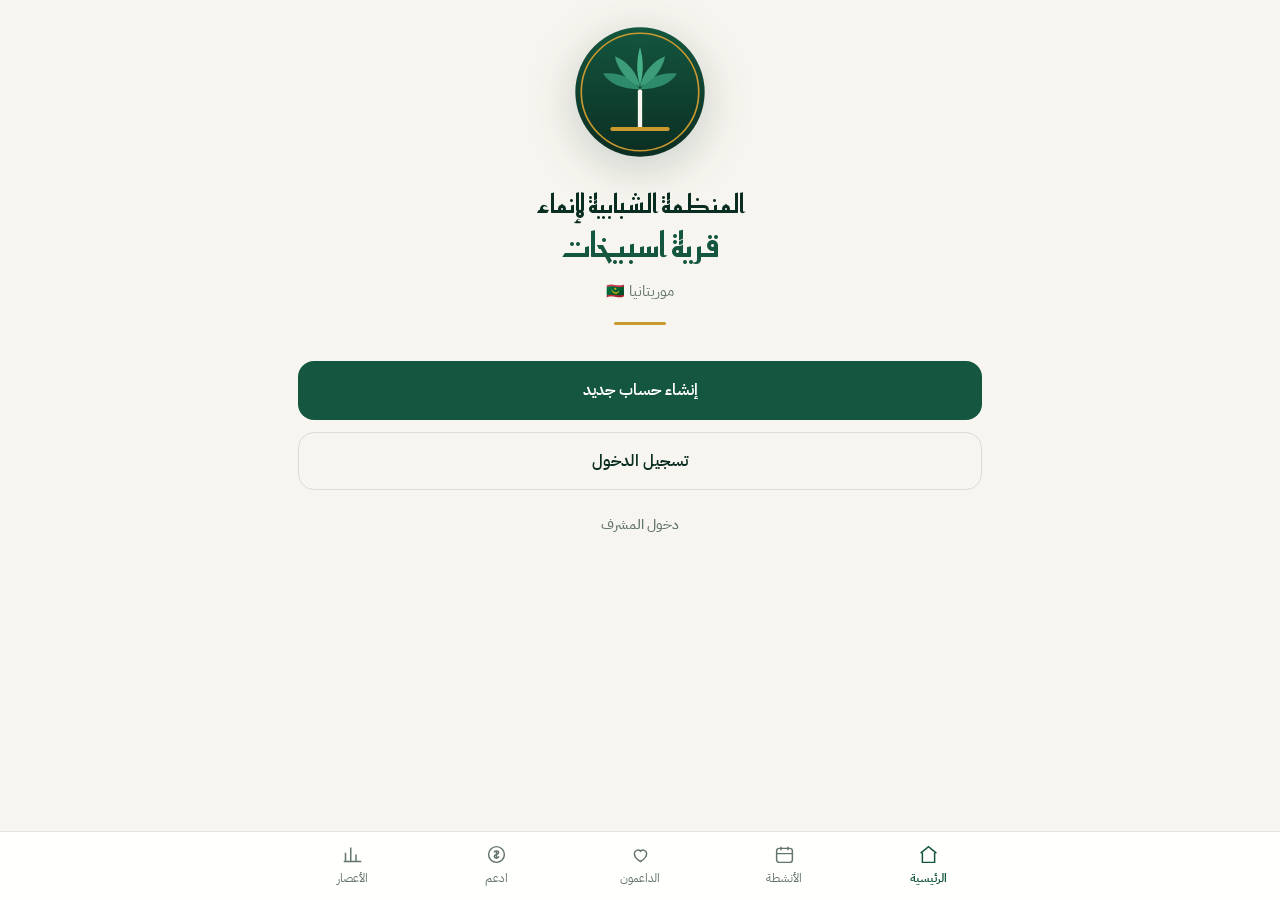
<file: index.html>
<!DOCTYPE html>
<html lang="ar" dir="rtl">
<head>
<meta charset="utf-8">
<meta name="viewport" content="width=device-width, initial-scale=1, viewport-fit=cover">
<meta name="description" content="">
<meta name="theme-color" content="#14563F">
<title>المنظمة الشبابية لإنماء قرية اسبيخات</title>
<!-- Aperçu de partage (WhatsApp, Facebook). Le nom est répété ici volontairement. -->
<meta property="og:title" content="المنظمة الشبابية لإنماء قرية اسبيخات">
<meta property="og:description" content="منصة عضوية وأنشطة المنظمة الشبابية لإنماء قرية اسبيخات">
<meta property="og:image" content="logo-512.png">
<meta property="og:type" content="website">
<link rel="icon" href="logo.svg" type="image/svg+xml">
<link rel="preconnect" href="https://fonts.googleapis.com">
<link rel="preconnect" href="https://fonts.gstatic.com" crossorigin>
<link href="https://fonts.googleapis.com/css2?family=Reem+Kufi:wght@400;500;600;700&family=IBM+Plex+Sans+Arabic:wght@400;500;600;700&display=swap" rel="stylesheet">
<link rel="stylesheet" href="styles.css">
</head>
<body>
  <main class="shell">
    <section class="hero">
      <img class="mark" src="logo.svg" alt="">
      <h1 id="t1"></h1>
      <div class="country" id="t2"></div>
      <div class="rule"></div>
    </section>

    <div class="btn-row">
      <a class="btn btn-primary" href="form.html">إنشاء حساب جديد</a>
      <a class="btn btn-outline" href="login.html">تسجيل الدخول</a>
      <a class="btn btn-ghost" href="login.html?admin=1">دخول المشرف</a>
    </div>
  </main>

  <script src="config.js"></script>
  <script src="app.js"></script>
  <script>
    document.getElementById('t1').innerHTML =
      CONFIG.org.titleLine1 + '<span class="accent">' + CONFIG.org.titleLine2 + '</span>';
    document.getElementById('t2').textContent = CONFIG.org.country;
    renderChrome('home', { hideTopbar: true });
  </script>
</body>
</html>
</file>
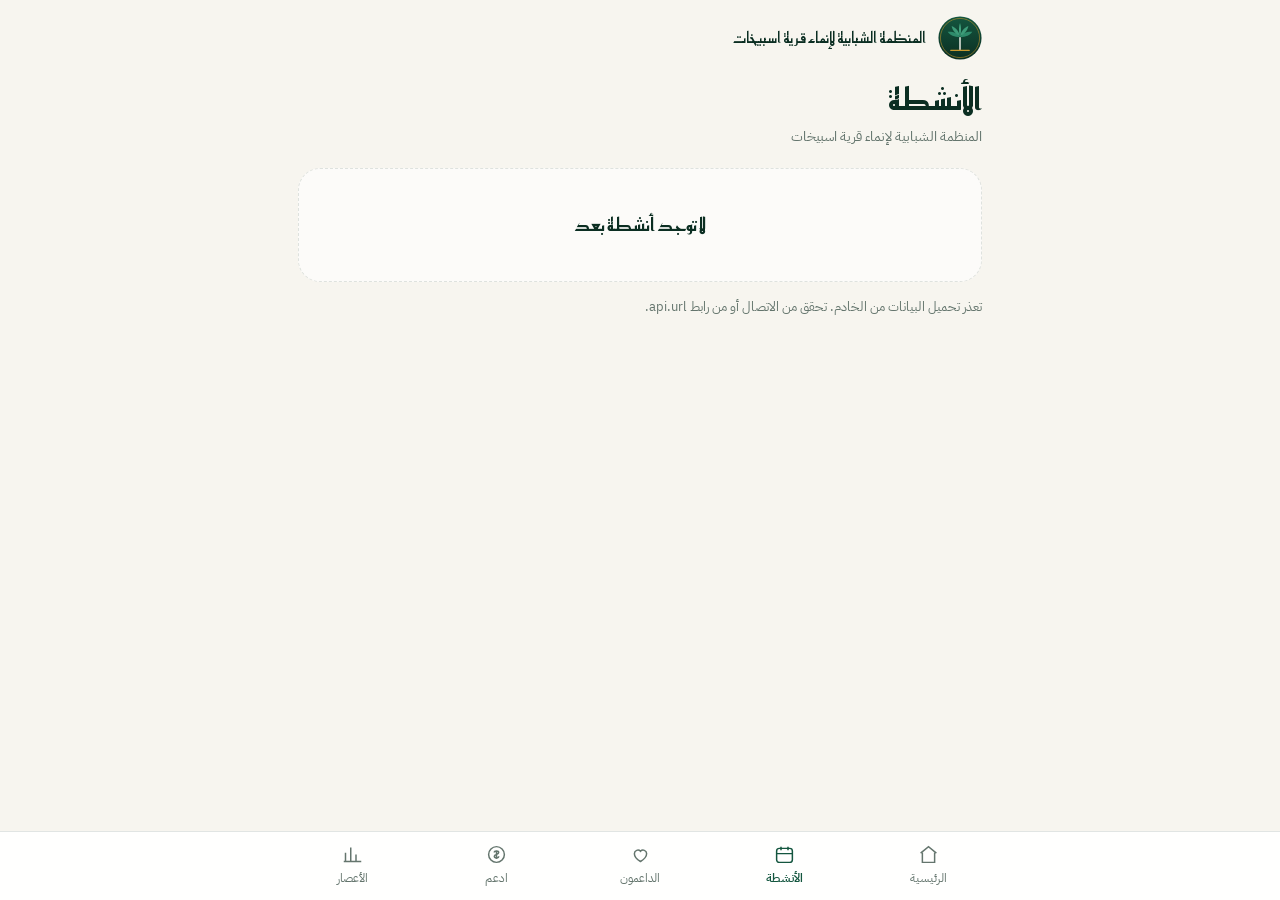
<file: activities.html>
<!DOCTYPE html>
<html lang="ar" dir="rtl">
<head>
<meta charset="utf-8">
<meta name="viewport" content="width=device-width, initial-scale=1, viewport-fit=cover">
<meta name="description" content="">
<meta name="theme-color" content="#14563F">
<title>المنظمة الشبابية لإنماء قرية اسبيخات</title>
<!-- Aperçu de partage (WhatsApp, Facebook). Le nom est répété ici volontairement. -->
<meta property="og:title" content="المنظمة الشبابية لإنماء قرية اسبيخات">
<meta property="og:description" content="منصة عضوية وأنشطة المنظمة الشبابية لإنماء قرية اسبيخات">
<meta property="og:image" content="logo-512.png">
<meta property="og:type" content="website">
<link rel="icon" href="logo.svg" type="image/svg+xml">
<link rel="preconnect" href="https://fonts.googleapis.com">
<link rel="preconnect" href="https://fonts.gstatic.com" crossorigin>
<link href="https://fonts.googleapis.com/css2?family=Reem+Kufi:wght@400;500;600;700&family=IBM+Plex+Sans+Arabic:wght@400;500;600;700&display=swap" rel="stylesheet">
<link rel="stylesheet" href="styles.css">
</head>
<body>
  <main class="shell" id="app"></main>
  <script src="config.js"></script>
  <script src="app.js"></script>
  <script>
    boot(renderActivities, 'activities');
  </script>
</body>
</html>
</file>
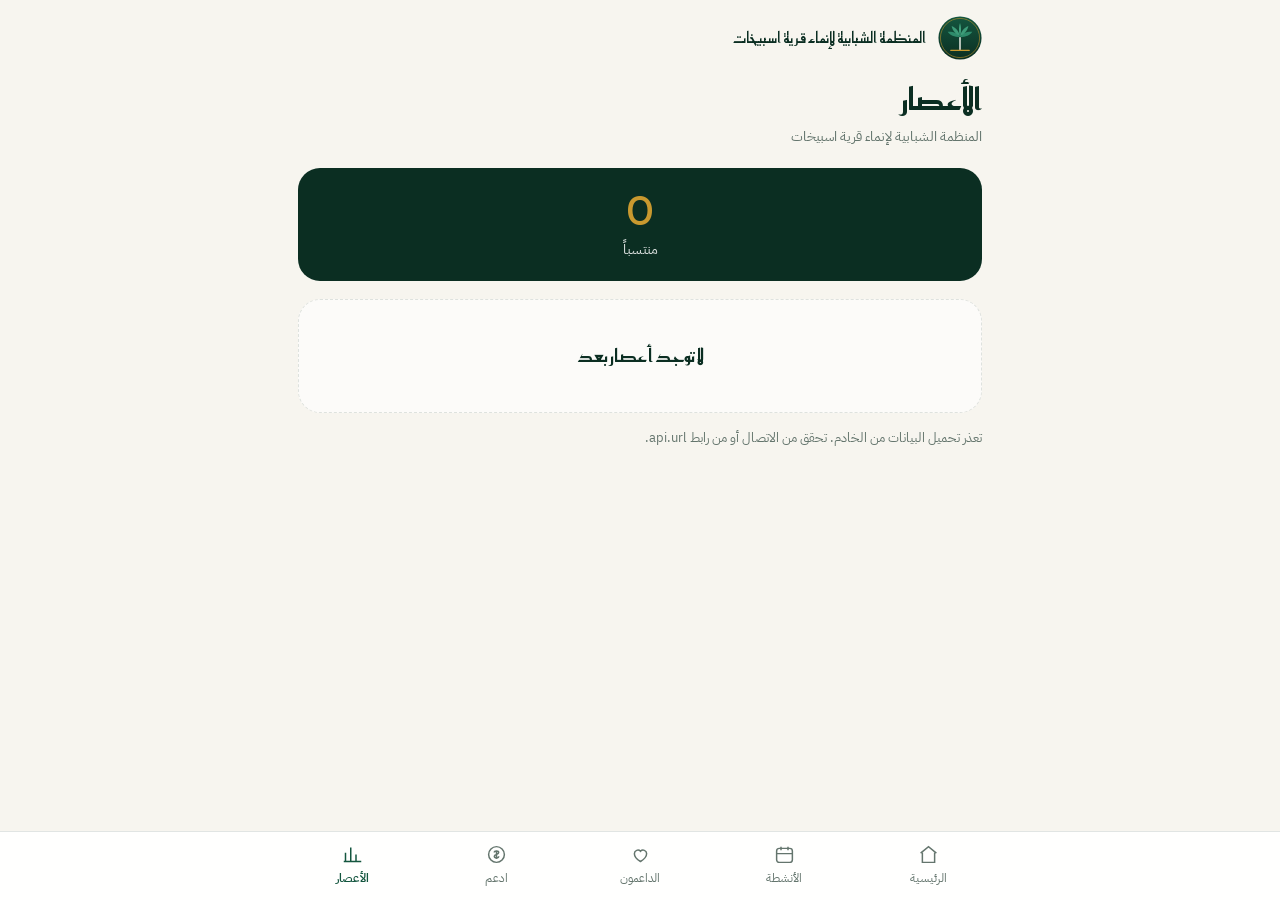
<file: ages.html>
<!DOCTYPE html>
<html lang="ar" dir="rtl">
<head>
<meta charset="utf-8">
<meta name="viewport" content="width=device-width, initial-scale=1, viewport-fit=cover">
<meta name="description" content="">
<meta name="theme-color" content="#14563F">
<title>المنظمة الشبابية لإنماء قرية اسبيخات</title>
<!-- Aperçu de partage (WhatsApp, Facebook). Le nom est répété ici volontairement. -->
<meta property="og:title" content="المنظمة الشبابية لإنماء قرية اسبيخات">
<meta property="og:description" content="منصة عضوية وأنشطة المنظمة الشبابية لإنماء قرية اسبيخات">
<meta property="og:image" content="logo-512.png">
<meta property="og:type" content="website">
<link rel="icon" href="logo.svg" type="image/svg+xml">
<link rel="preconnect" href="https://fonts.googleapis.com">
<link rel="preconnect" href="https://fonts.gstatic.com" crossorigin>
<link href="https://fonts.googleapis.com/css2?family=Reem+Kufi:wght@400;500;600;700&family=IBM+Plex+Sans+Arabic:wght@400;500;600;700&display=swap" rel="stylesheet">
<link rel="stylesheet" href="styles.css">
</head>
<body>
  <main class="shell" id="app"></main>
  <script src="config.js"></script>
  <script src="app.js"></script>
  <script>
    boot(renderAges, 'ages');
  </script>
</body>
</html>
</file>
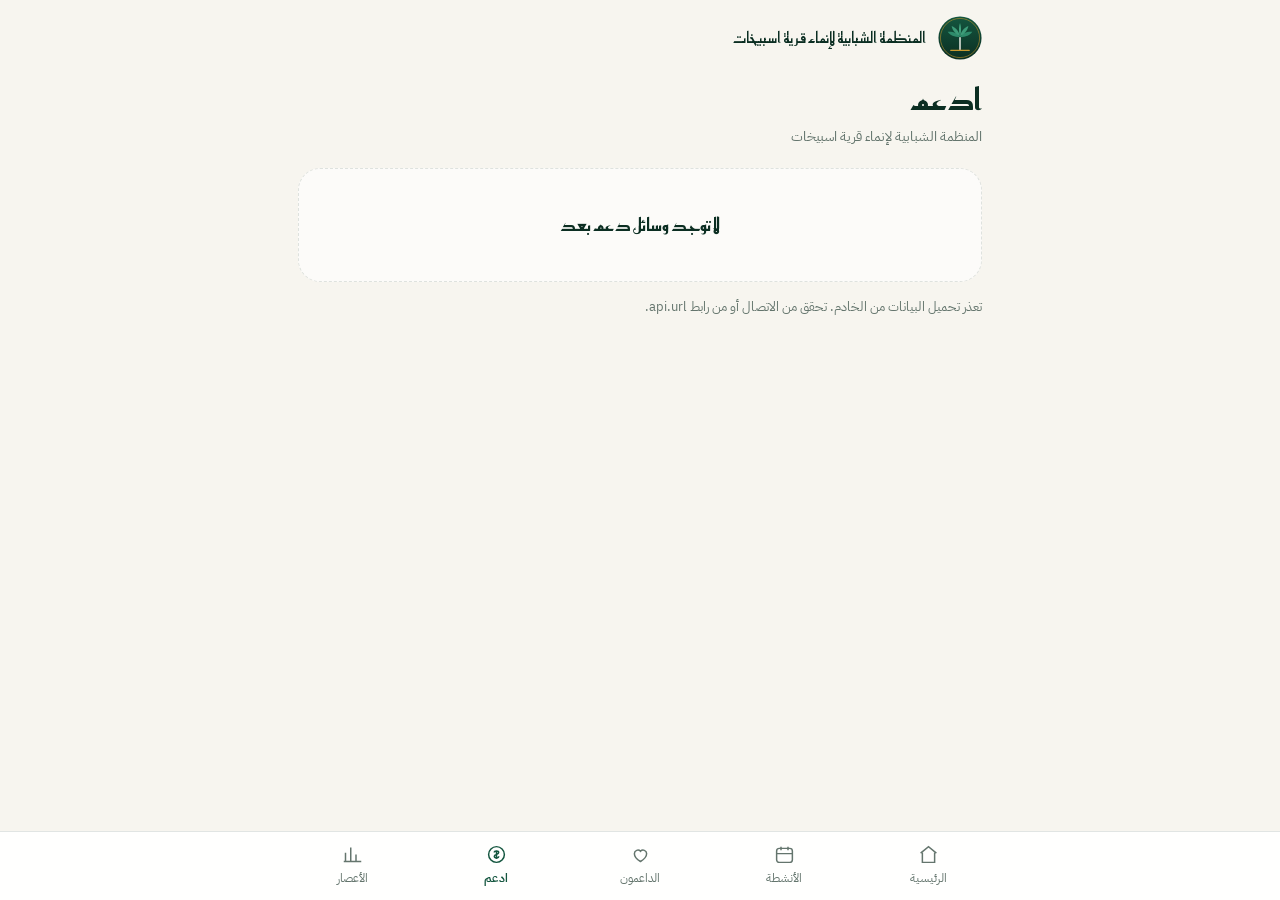
<file: donate.html>
<!DOCTYPE html>
<html lang="ar" dir="rtl">
<head>
<meta charset="utf-8">
<meta name="viewport" content="width=device-width, initial-scale=1, viewport-fit=cover">
<meta name="description" content="">
<meta name="theme-color" content="#14563F">
<title>المنظمة الشبابية لإنماء قرية اسبيخات</title>
<!-- Aperçu de partage (WhatsApp, Facebook). Le nom est répété ici volontairement. -->
<meta property="og:title" content="المنظمة الشبابية لإنماء قرية اسبيخات">
<meta property="og:description" content="منصة عضوية وأنشطة المنظمة الشبابية لإنماء قرية اسبيخات">
<meta property="og:image" content="logo-512.png">
<meta property="og:type" content="website">
<link rel="icon" href="logo.svg" type="image/svg+xml">
<link rel="preconnect" href="https://fonts.googleapis.com">
<link rel="preconnect" href="https://fonts.gstatic.com" crossorigin>
<link href="https://fonts.googleapis.com/css2?family=Reem+Kufi:wght@400;500;600;700&family=IBM+Plex+Sans+Arabic:wght@400;500;600;700&display=swap" rel="stylesheet">
<link rel="stylesheet" href="styles.css">
</head>
<body>
  <main class="shell" id="app"></main>
  <script src="config.js"></script>
  <script src="app.js"></script>
  <script>
    boot(renderDonate, 'donate');
  </script>
</body>
</html>
</file>
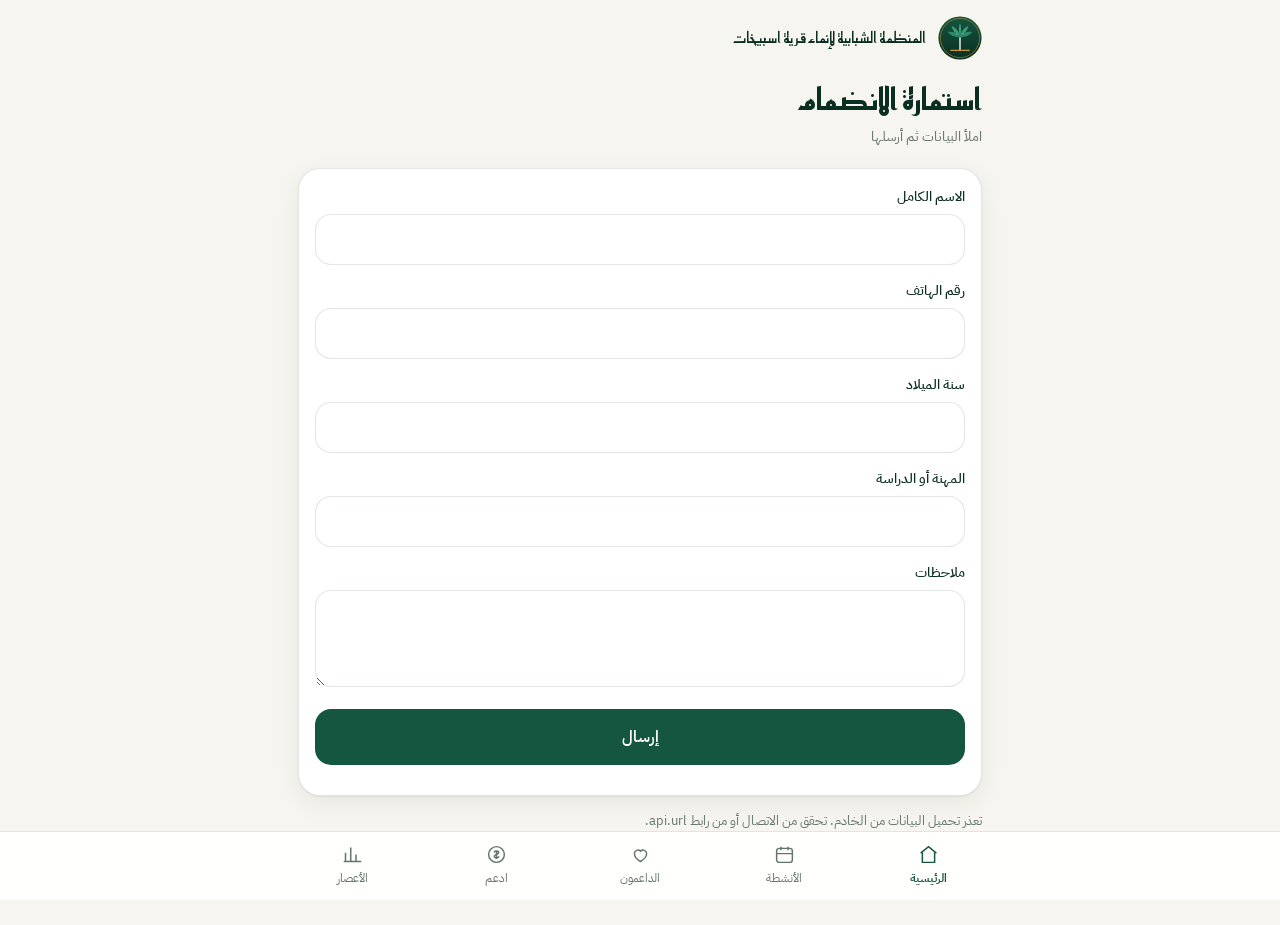
<file: form.html>
<!DOCTYPE html>
<html lang="ar" dir="rtl">
<head>
<meta charset="utf-8">
<meta name="viewport" content="width=device-width, initial-scale=1, viewport-fit=cover">
<meta name="description" content="">
<meta name="theme-color" content="#14563F">
<title>المنظمة الشبابية لإنماء قرية اسبيخات</title>
<!-- Aperçu de partage (WhatsApp, Facebook). Le nom est répété ici volontairement. -->
<meta property="og:title" content="المنظمة الشبابية لإنماء قرية اسبيخات">
<meta property="og:description" content="منصة عضوية وأنشطة المنظمة الشبابية لإنماء قرية اسبيخات">
<meta property="og:image" content="logo-512.png">
<meta property="og:type" content="website">
<link rel="icon" href="logo.svg" type="image/svg+xml">
<link rel="preconnect" href="https://fonts.googleapis.com">
<link rel="preconnect" href="https://fonts.gstatic.com" crossorigin>
<link href="https://fonts.googleapis.com/css2?family=Reem+Kufi:wght@400;500;600;700&family=IBM+Plex+Sans+Arabic:wght@400;500;600;700&display=swap" rel="stylesheet">
<link rel="stylesheet" href="styles.css">
</head>
<body>
  <main class="shell" id="app"></main>
  <script src="config.js"></script>
  <script src="app.js"></script>
  <script>
    boot(renderForm, 'home');
  </script>
</body>
</html>
</file>
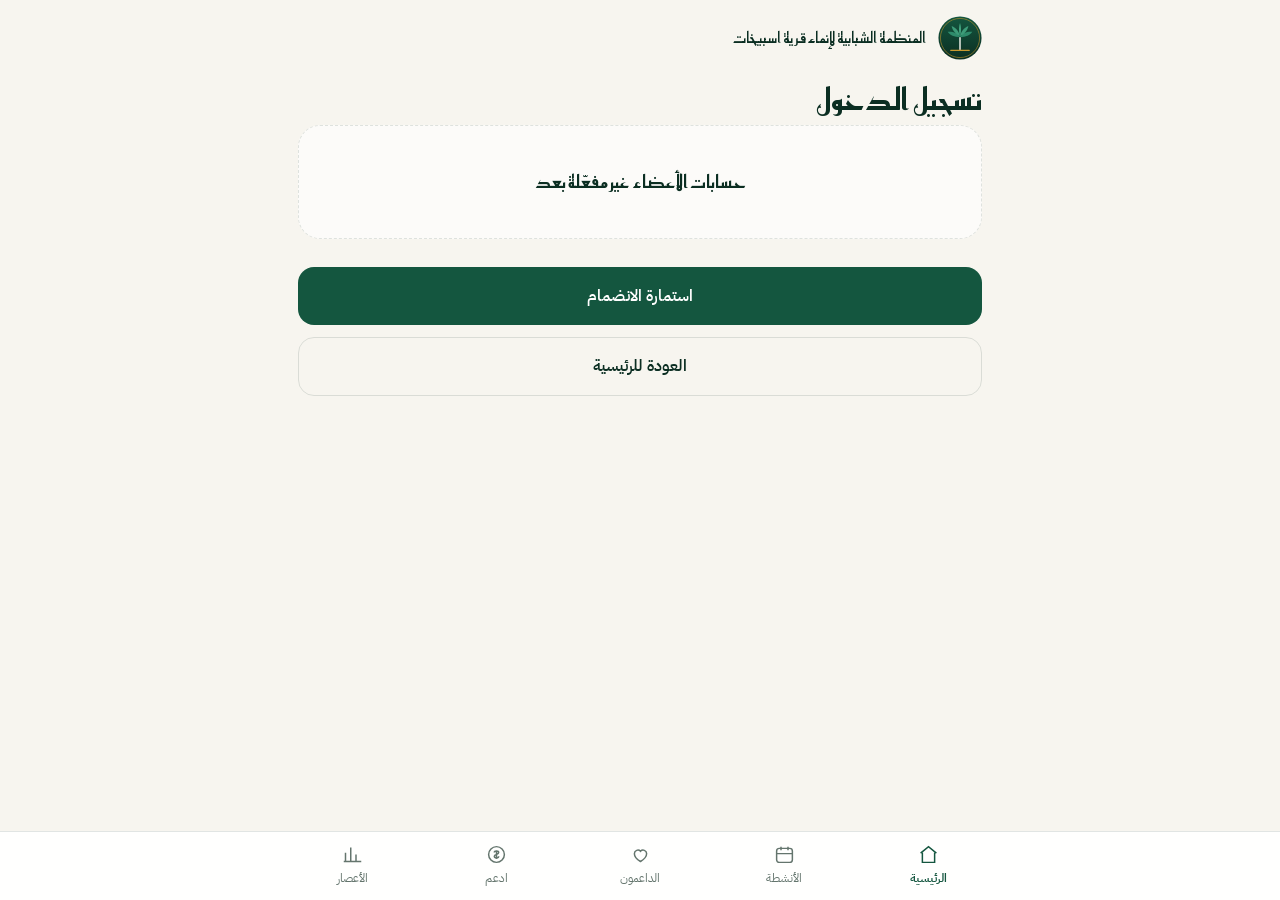
<file: login.html>
<!DOCTYPE html>
<html lang="ar" dir="rtl">
<head>
<meta charset="utf-8">
<meta name="viewport" content="width=device-width, initial-scale=1, viewport-fit=cover">
<meta name="description" content="">
<meta name="theme-color" content="#14563F">
<title>المنظمة الشبابية لإنماء قرية اسبيخات</title>
<!-- Aperçu de partage (WhatsApp, Facebook). Le nom est répété ici volontairement. -->
<meta property="og:title" content="المنظمة الشبابية لإنماء قرية اسبيخات">
<meta property="og:description" content="منصة عضوية وأنشطة المنظمة الشبابية لإنماء قرية اسبيخات">
<meta property="og:image" content="logo-512.png">
<meta property="og:type" content="website">
<link rel="icon" href="logo.svg" type="image/svg+xml">
<link rel="preconnect" href="https://fonts.googleapis.com">
<link rel="preconnect" href="https://fonts.gstatic.com" crossorigin>
<link href="https://fonts.googleapis.com/css2?family=Reem+Kufi:wght@400;500;600;700&family=IBM+Plex+Sans+Arabic:wght@400;500;600;700&display=swap" rel="stylesheet">
<link rel="stylesheet" href="styles.css">
</head>
<body>
  <main class="shell" id="app"></main>
  <script src="config.js"></script>
  <script src="app.js"></script>
  <script>
    var isAdmin = location.search.indexOf('admin') > -1;
    var url = isAdmin ? (CONFIG.auth.adminUrl || '') : (CONFIG.auth.loginUrl || '');
    if (url) {
      location.replace(url);
    } else {
      document.getElementById('app').innerHTML =
        '<h1 class="page-title">' + (isAdmin ? 'دخول المشرف' : 'تسجيل الدخول') + '</h1>' +
        T.empty('حسابات الأعضاء غير مفعّلة بعد') +
        '<div class="btn-row"><a class="btn btn-primary" href="form.html">استمارة الانضمام</a>' +
        '<a class="btn btn-outline" href="index.html">العودة للرئيسية</a></div>';
    }
    renderChrome('home');
  </script>
</body>
</html>
</file>
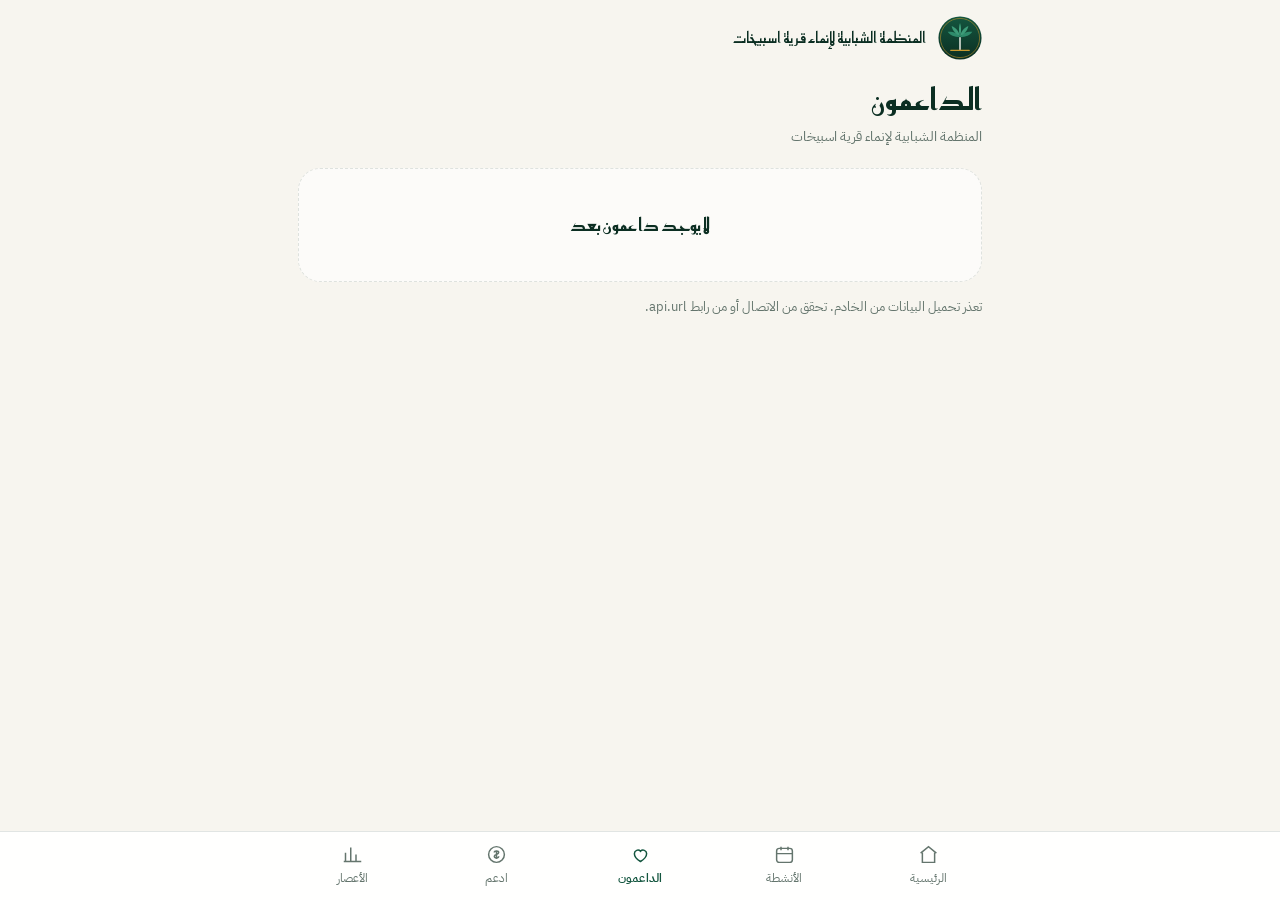
<file: supporters.html>
<!DOCTYPE html>
<html lang="ar" dir="rtl">
<head>
<meta charset="utf-8">
<meta name="viewport" content="width=device-width, initial-scale=1, viewport-fit=cover">
<meta name="description" content="">
<meta name="theme-color" content="#14563F">
<title>المنظمة الشبابية لإنماء قرية اسبيخات</title>
<!-- Aperçu de partage (WhatsApp, Facebook). Le nom est répété ici volontairement. -->
<meta property="og:title" content="المنظمة الشبابية لإنماء قرية اسبيخات">
<meta property="og:description" content="منصة عضوية وأنشطة المنظمة الشبابية لإنماء قرية اسبيخات">
<meta property="og:image" content="logo-512.png">
<meta property="og:type" content="website">
<link rel="icon" href="logo.svg" type="image/svg+xml">
<link rel="preconnect" href="https://fonts.googleapis.com">
<link rel="preconnect" href="https://fonts.gstatic.com" crossorigin>
<link href="https://fonts.googleapis.com/css2?family=Reem+Kufi:wght@400;500;600;700&family=IBM+Plex+Sans+Arabic:wght@400;500;600;700&display=swap" rel="stylesheet">
<link rel="stylesheet" href="styles.css">
</head>
<body>
  <main class="shell" id="app"></main>
  <script src="config.js"></script>
  <script src="app.js"></script>
  <script>
    boot(renderSupporters, 'supporters');
  </script>
</body>
</html>
</file>
<file: styles.css>
/* =========================================================
   styles.css : theme vert & or, RTL, mobile-first
   ========================================================= */

:root {
  --primary: #14563F;
  --primary-deep: #0B2E22;
  --gold: #C9992F;
  --paper: #F7F5EF;

  --ink: #16221D;
  --muted: #64756D;
  --line: rgba(11, 46, 34, .12);
  --card: #FFFFFF;

  --r-sm: 10px;
  --r-md: 16px;
  --r-lg: 22px;

  --shadow: 0 1px 2px rgba(11,46,34,.06), 0 8px 24px rgba(11,46,34,.07);
  --nav-h: 68px;
}

* { box-sizing: border-box; }

html, body {
  margin: 0;
  padding: 0;
  background: var(--paper);
  color: var(--ink);
  font-family: "IBM Plex Sans Arabic", "Segoe UI", Tahoma, sans-serif;
  font-size: 16px;
  line-height: 1.65;
  -webkit-text-size-adjust: 100%;
}

body {
  padding-bottom: calc(var(--nav-h) + env(safe-area-inset-bottom, 0px) + 12px);
}

h1, h2, h3, .display {
  font-family: "Reem Kufi", "IBM Plex Sans Arabic", sans-serif;
  font-weight: 600;
  line-height: 1.35;
  margin: 0;
}

a { color: inherit; text-decoration: none; }
button { font-family: inherit; }

.shell {
  max-width: 720px;
  margin: 0 auto;
  padding: 0 18px;
}

/* ---------- En-tête ---------- */
.topbar {
  display: flex;
  align-items: center;
  gap: 12px;
  padding: 16px 18px 10px;
  max-width: 720px;
  margin: 0 auto;
}
.topbar img { width: 44px; height: 44px; display: block; }
.topbar .name {
  font-family: "Reem Kufi", sans-serif;
  font-size: 15px;
  color: var(--primary-deep);
  line-height: 1.3;
}

/* ---------- Titre de page ---------- */
.page-title {
  font-size: 30px;
  color: var(--primary-deep);
  margin: 10px 0 4px;
}
.page-sub { color: var(--muted); font-size: 14px; margin: 0 0 20px; }

/* ---------- Accueil ---------- */
.hero {
  text-align: center;
  padding: 26px 0 8px;
}
.hero img.mark {
  width: 132px; height: 132px;
  filter: drop-shadow(0 10px 24px rgba(11,46,34,.20));
}
.hero h1 {
  font-size: 26px;
  color: var(--primary-deep);
  margin-top: 20px;
}
.hero h1 .accent {
  display: block;
  font-size: 34px;
  color: var(--primary);
  margin-top: 2px;
}
.hero .country {
  color: var(--muted);
  font-size: 15px;
  margin-top: 10px;
}
.hero .rule {
  width: 52px; height: 3px;
  background: var(--gold);
  border-radius: 3px;
  margin: 18px auto 0;
}

/* ---------- Boutons ---------- */
.btn {
  display: block;
  width: 100%;
  text-align: center;
  padding: 15px 18px;
  border-radius: var(--r-md);
  font-weight: 600;
  font-size: 16px;
  border: 1.5px solid transparent;
  cursor: pointer;
  transition: transform .12s ease, background .15s ease;
}
.btn:active { transform: scale(.985); }
.btn-primary { background: var(--primary); color: #fff; }
.btn-primary:hover { background: var(--primary-deep); }
.btn-outline { background: transparent; color: var(--primary-deep); border-color: var(--line); }
.btn-outline:hover { border-color: var(--primary); }
.btn-ghost {
  background: none; color: var(--muted);
  font-size: 14px; padding: 10px; font-weight: 500;
}
.btn-row { display: grid; gap: 12px; margin: 28px 0 8px; }

/* ---------- Cartes ---------- */
.card {
  background: var(--card);
  border: 1px solid var(--line);
  border-radius: var(--r-lg);
  box-shadow: var(--shadow);
  padding: 16px;
  margin-bottom: 12px;
}

/* ---------- Bandeau statistique ---------- */
.stat {
  background: var(--primary-deep);
  color: #fff;
  border-radius: var(--r-lg);
  padding: 20px;
  text-align: center;
  margin-bottom: 18px;
}
.stat .big {
  font-family: "Reem Kufi", sans-serif;
  font-size: 44px;
  line-height: 1;
  color: var(--gold);
}
.stat .label { font-size: 14px; opacity: .85; margin-top: 6px; }

/* ---------- Filtres / tri ---------- */
.chips { display: flex; gap: 8px; overflow-x: auto; padding: 2px 0 14px; scrollbar-width: none; }
.chips::-webkit-scrollbar { display: none; }
.chip {
  white-space: nowrap;
  padding: 8px 14px;
  border-radius: 999px;
  border: 1px solid var(--line);
  background: #fff;
  color: var(--muted);
  font-size: 13.5px;
  cursor: pointer;
}
.chip[aria-pressed="true"] {
  background: var(--primary);
  border-color: var(--primary);
  color: #fff;
}
.chips-label { font-size: 13px; color: var(--muted); margin-bottom: 6px; }

/* ---------- Ligne de classement (élément signature) ---------- */
.rank {
  display: grid;
  grid-template-columns: 34px 1fr auto;
  gap: 12px;
  align-items: center;
  background: #fff;
  border: 1px solid var(--line);
  border-radius: var(--r-md);
  padding: 14px;
  margin-bottom: 10px;
}
.rank .pos {
  font-family: "Reem Kufi", sans-serif;
  font-size: 18px;
  color: var(--muted);
  text-align: center;
}
.rank.top .pos { color: var(--gold); }
.rank .title { font-weight: 600; font-size: 16.5px; }
.rank .meta { font-size: 13px; color: var(--muted); }
.rank .count {
  font-family: "Reem Kufi", sans-serif;
  font-size: 17px;
  color: var(--primary-deep);
  white-space: nowrap;
}
.bar {
  height: 7px;
  border-radius: 99px;
  background: rgba(11,46,34,.09);
  overflow: hidden;
  margin: 8px 0 6px;
}
.bar > span {
  display: block;
  height: 100%;
  border-radius: 99px;
  background: linear-gradient(90deg, var(--gold), var(--primary));
  transition: width .6s cubic-bezier(.2,.7,.3,1);
}

/* ---------- Activités ---------- */
.activity {
  display: block;
  background: #fff;
  border: 1px solid var(--line);
  border-radius: var(--r-lg);
  overflow: hidden;
  margin-bottom: 12px;
  box-shadow: var(--shadow);
}
.activity .thumb {
  aspect-ratio: 16 / 9;
  background: linear-gradient(135deg, var(--primary), var(--primary-deep));
  display: flex; align-items: center; justify-content: center;
}
.activity .thumb img { width: 100%; height: 100%; object-fit: cover; }
.activity .thumb .ph { width: 54px; height: 54px; opacity: .55; }
.activity .body { padding: 14px 16px 16px; }
.activity h3 { font-size: 18px; color: var(--primary-deep); }
.activity p { margin: 6px 0 0; font-size: 14px; color: var(--muted); }
.tag {
  display: inline-block;
  font-size: 12px;
  padding: 3px 10px;
  border-radius: 99px;
  margin-top: 10px;
}
.tag.upcoming { background: rgba(20,86,63,.10); color: var(--primary); }
.tag.running  { background: rgba(201,153,47,.16); color: #8a6512; }
.tag.ended    { background: rgba(11,46,34,.07); color: var(--muted); }

/* ---------- Dons ---------- */
.method {
  display: flex;
  justify-content: space-between;
  align-items: center;
  gap: 12px;
  padding: 14px 0;
  border-bottom: 1px dashed var(--line);
}
.method:last-child { border-bottom: 0; }
.method .val { font-family: "Reem Kufi", sans-serif; color: var(--primary-deep); direction: ltr; }
.copy {
  border: 1px solid var(--line);
  background: #fff;
  border-radius: var(--r-sm);
  padding: 6px 12px;
  font-size: 13px;
  cursor: pointer;
  color: var(--muted);
}

/* ---------- Formulaire ---------- */
.field { margin-bottom: 14px; }
.field label { display: block; font-size: 14px; margin-bottom: 6px; color: var(--primary-deep); font-weight: 500; }
.field input, .field select, .field textarea {
  width: 100%;
  padding: 13px 14px;
  border: 1px solid var(--line);
  border-radius: var(--r-md);
  background: #fff;
  font-family: inherit;
  font-size: 15.5px;
  color: var(--ink);
}
.field input:focus, .field select:focus, .field textarea:focus {
  outline: 2px solid var(--primary);
  outline-offset: 1px;
  border-color: transparent;
}
.form-note { font-size: 13px; color: var(--muted); margin-top: 14px; }

/* ---------- État vide ---------- */
.empty {
  text-align: center;
  padding: 44px 20px;
  border: 1px dashed var(--line);
  border-radius: var(--r-lg);
  background: rgba(255,255,255,.6);
}
.empty h3 { font-size: 18px; color: var(--primary-deep); }
.empty p { color: var(--muted); font-size: 14px; margin: 8px 0 0; }
.empty code {
  background: rgba(11,46,34,.07);
  padding: 2px 6px;
  border-radius: 6px;
  font-size: 13px;
  direction: ltr;
  display: inline-block;
}

/* ---------- Navigation basse ---------- */
.bottomnav {
  position: fixed;
  inset-inline: 0;
  bottom: 0;
  z-index: 40;
  background: rgba(255,255,255,.92);
  backdrop-filter: blur(12px);
  border-top: 1px solid var(--line);
  padding-bottom: env(safe-area-inset-bottom, 0px);
}
.bottomnav ul {
  display: flex;
  list-style: none;
  margin: 0 auto;
  padding: 0;
  max-width: 720px;
  height: var(--nav-h);
}
.bottomnav li { flex: 1; }
.bottomnav a {
  height: 100%;
  display: flex;
  flex-direction: column;
  align-items: center;
  justify-content: center;
  gap: 4px;
  font-size: 12px;
  color: var(--muted);
}
.bottomnav a svg { width: 21px; height: 21px; stroke: currentColor; fill: none; stroke-width: 1.7; }
.bottomnav a[aria-current="page"] { color: var(--primary); font-weight: 600; }

footer.credits {
  text-align: center;
  font-size: 12.5px;
  color: var(--muted);
  padding: 26px 18px 8px;
}

@media (prefers-reduced-motion: reduce) {
  * { animation: none !important; transition: none !important; }
}
</file>
